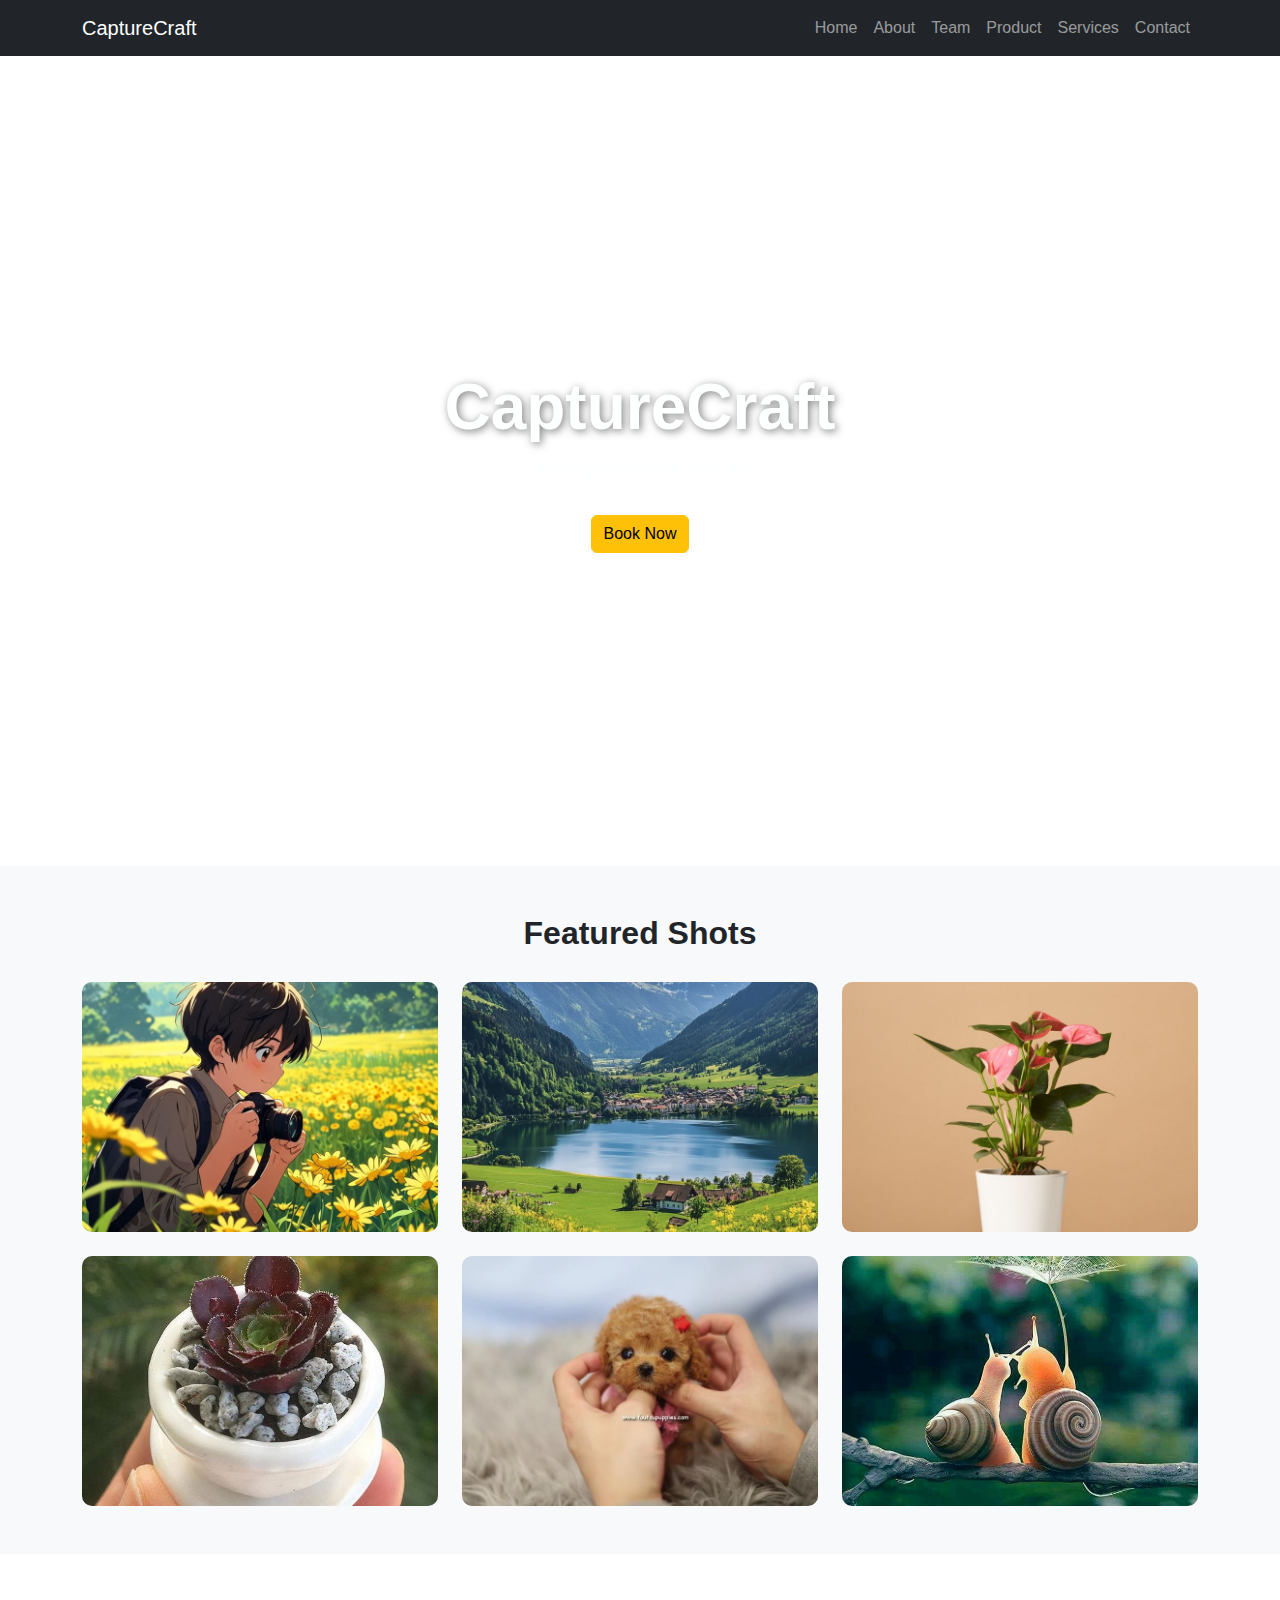
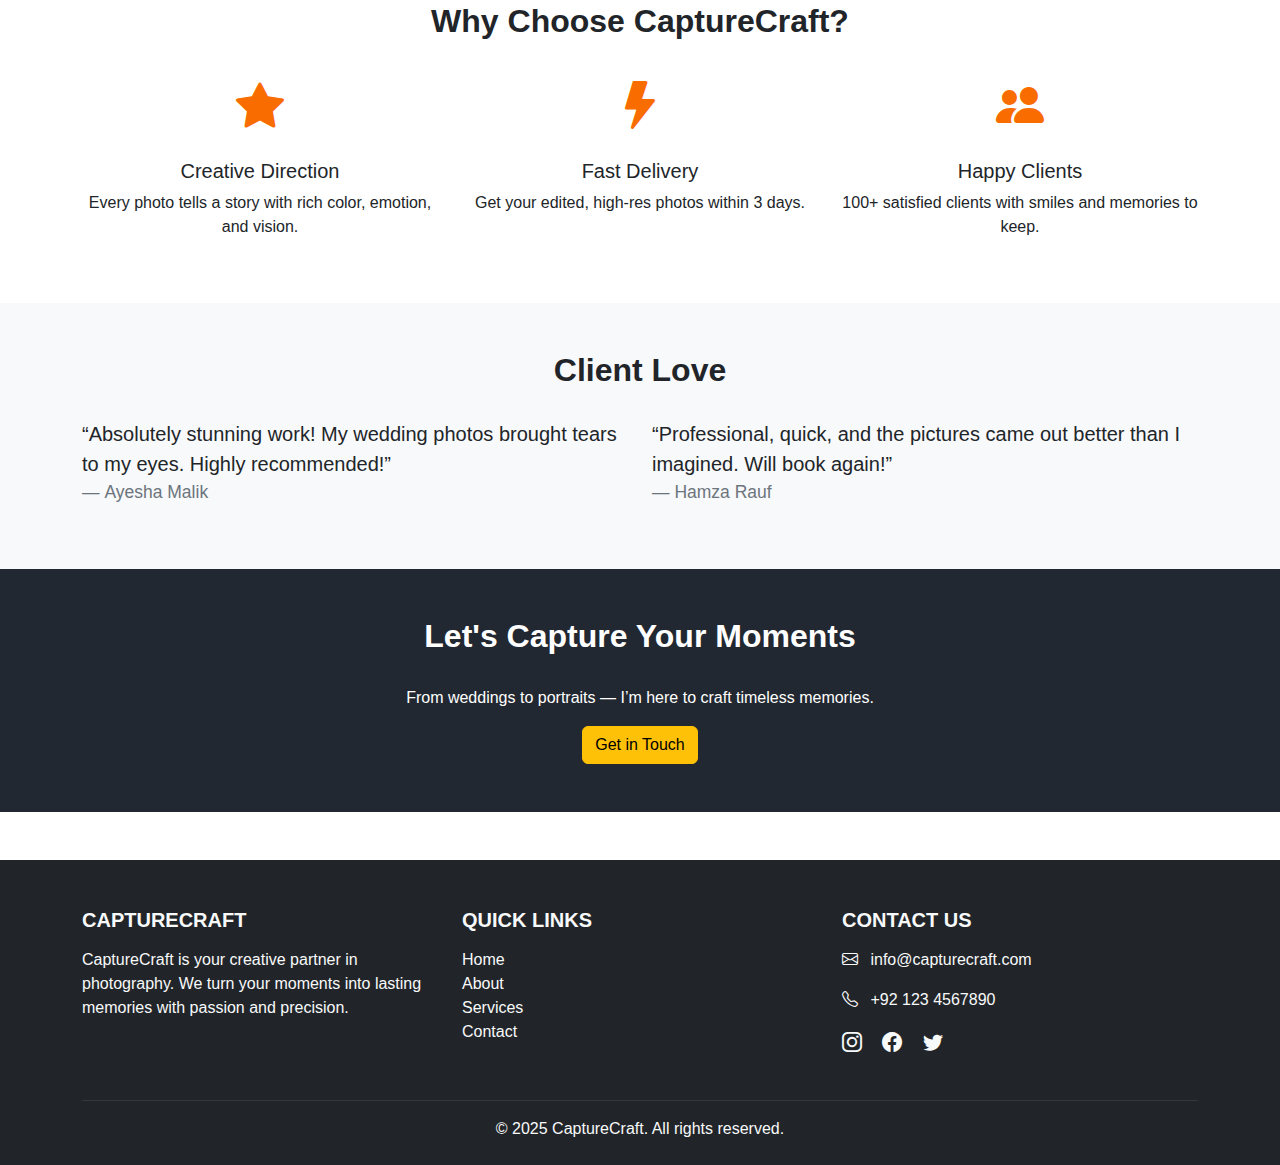
<file: index.html>
<!DOCTYPE html>
<html lang="en">
<head>
  <meta charset="UTF-8" />
  <meta name="viewport" content="width=device-width, initial-scale=1.0" />
  <title>CaptureCraft | Home</title>
  <link href="https://cdn.jsdelivr.net/npm/bootstrap@5.3.3/dist/css/bootstrap.min.css" rel="stylesheet" />
  <link href="https://cdn.jsdelivr.net/npm/bootstrap-icons@1.10.5/font/bootstrap-icons.css" rel="stylesheet" />
  
</head>
<body>
  <link rel="stylesheet" href="style.css">

<!-- Header -->
  <nav class="navbar navbar-expand-lg navbar-dark bg-dark">
    <div class="container">
      <a class="navbar-brand" href="index.html">CaptureCraft</a>
      <button class="navbar-toggler" type="button" data-bs-toggle="collapse" data-bs-target="#navbarNav">
        <span class="navbar-toggler-icon"></span>
      </button>
      <div class="collapse navbar-collapse" id="navbarNav">
        <ul class="navbar-nav ms-auto">
          <li class="nav-item"><a class="nav-link" href="index.html">Home</a></li>
          <li class="nav-item"><a class="nav-link" href="about.html">About</a></li>
          <li class="nav-item"><a class="nav-link" href="team.html">Team</a></li>
          <li class="nav-item"><a class="nav-link" href="product.html">Product</a></li>
          <li class="nav-item"><a class="nav-link" href="services.html">Services</a></li>
          <li class="nav-item"><a class="nav-link" href="contact.html">Contact</a></li>
        </ul>
      </div>
    </div>
  </nav>


<!-- Hero Section -->
<section class="hero">
  <div class="container">
    <h1>CaptureCraft</h1>
    <p class="lead">Turning Moments into Art</p>
    <a href="contact.html" class="btn btn-warning mt-3">Book Now</a>
  </div>
</section>

<!-- Gallery Section -->
<section class="py-5 bg-light">
  <div class="container">
    <h2 class="section-title text-center">Featured Shots</h2>
    <div class="row g-4">
      <div class="col-md-4"><img src="images/ali.jpg" class="gallery-img" alt="Shot 1"></div>
      <div class="col-md-4"><img src="images/nature.jpg" class="gallery-img" alt="Shot 2"></div>
      <div class="col-md-4"><img src="images/flower.jpeg" class="gallery-img" alt="Shot 3"></div>
      <div class="col-md-4"><img src="images/cute.jpeg" class="gallery-img" alt="Shot 4"></div>
      <div class="col-md-4"><img src="images/dogi.jpeg" class="gallery-img" alt="Shot 5"></div>
      <div class="col-md-4"><img src="images/amazing.jpeg" class="gallery-img" alt="Shot 6"></div>
    </div>
  </div>
</section>

<!-- Unique Selling Points -->
<section class="py-5">
  <div class="container">
    <h2 class="section-title text-center">Why Choose CaptureCraft?</h2>
    <div class="row text-center">
      <div class="col-md-4">
        <i class="bi bi-star-fill card-icon"></i>
        <h5 class="mt-3">Creative Direction</h5>
        <p>Every photo tells a story with rich color, emotion, and vision.</p>
      </div>
      <div class="col-md-4">
        <i class="bi bi-lightning-fill card-icon"></i>
        <h5 class="mt-3">Fast Delivery</h5>
        <p>Get your edited, high-res photos within 3 days.</p>
      </div>
      <div class="col-md-4">
        <i class="bi bi-people-fill card-icon"></i>
        <h5 class="mt-3">Happy Clients</h5>
        <p>100+ satisfied clients with smiles and memories to keep.</p>
      </div>
    </div>
  </div>
</section>

<!-- Testimonials -->
<section class="py-5 bg-light">
  <div class="container">
    <h2 class="section-title text-center">Client Love</h2>
    <div class="row">
      <div class="col-md-6">
        <blockquote class="blockquote">
          <p>“Absolutely stunning work! My wedding photos brought tears to my eyes. Highly recommended!”</p>
          <footer class="blockquote-footer">Ayesha Malik</footer>
        </blockquote>
      </div>
      <div class="col-md-6">
        <blockquote class="blockquote">
          <p>“Professional, quick, and the pictures came out better than I imagined. Will book again!”</p>
          <footer class="blockquote-footer">Hamza Rauf</footer>
        </blockquote>
      </div>
    </div>
  </div>
</section>

<!-- Contact CTA -->
<section class="py-5 text-white" style="background-color: #222831;">
  <div class="container text-center">
    <h2 class="section-title text-white">Let's Capture Your Moments</h2>
    <p>From weddings to portraits — I’m here to craft timeless memories.</p>
    <a href="contact.html" class="btn btn-warning">Get in Touch</a>
  </div>
</section>

<!-- Footer -->
<footer class="bg-dark text-light pt-5 pb-4 mt-5">
  <div class="container">
    <div class="row">

      <!-- About -->
      <div class="col-md-4 mb-4">
        <h5 class="text-uppercase fw-bold mb-3">CaptureCraft</h5>
        <p>CaptureCraft is your creative partner in photography. We turn your moments into lasting memories with passion and precision.</p>
      </div>

      <!-- Quick Links -->
      <div class="col-md-4 mb-4">
        <h5 class="text-uppercase fw-bold mb-3">Quick Links</h5>
        <ul class="list-unstyled">
          <li><a href="index.html" class="text-light text-decoration-none">Home</a></li>
          <li><a href="about.html" class="text-light text-decoration-none">About</a></li>
          <li><a href="services.html" class="text-light text-decoration-none">Services</a></li>
          <li><a href="contact.html" class="text-light text-decoration-none">Contact</a></li>
        </ul>
      </div>

      <!-- Contact + Social -->
      <div class="col-md-4 mb-4">
        <h5 class="text-uppercase fw-bold mb-3">Contact Us</h5>
        <p><i class="bi bi-envelope me-2"></i> info@capturecraft.com</p>
        <p><i class="bi bi-telephone me-2"></i> +92 123 4567890</p>
        <div class="mt-3">
          <a href="#" class="text-light me-3 fs-5"><i class="bi bi-instagram"></i></a>
          <a href="#" class="text-light me-3 fs-5"><i class="bi bi-facebook"></i></a>
          <a href="#" class="text-light fs-5"><i class="bi bi-twitter"></i></a>
        </div>
      </div>

    </div>

    <hr class="border-secondary">
    <p class="text-center mb-0">© 2025 CaptureCraft. All rights reserved.</p>
  </div>
</footer>

</body>
</html>
</file>
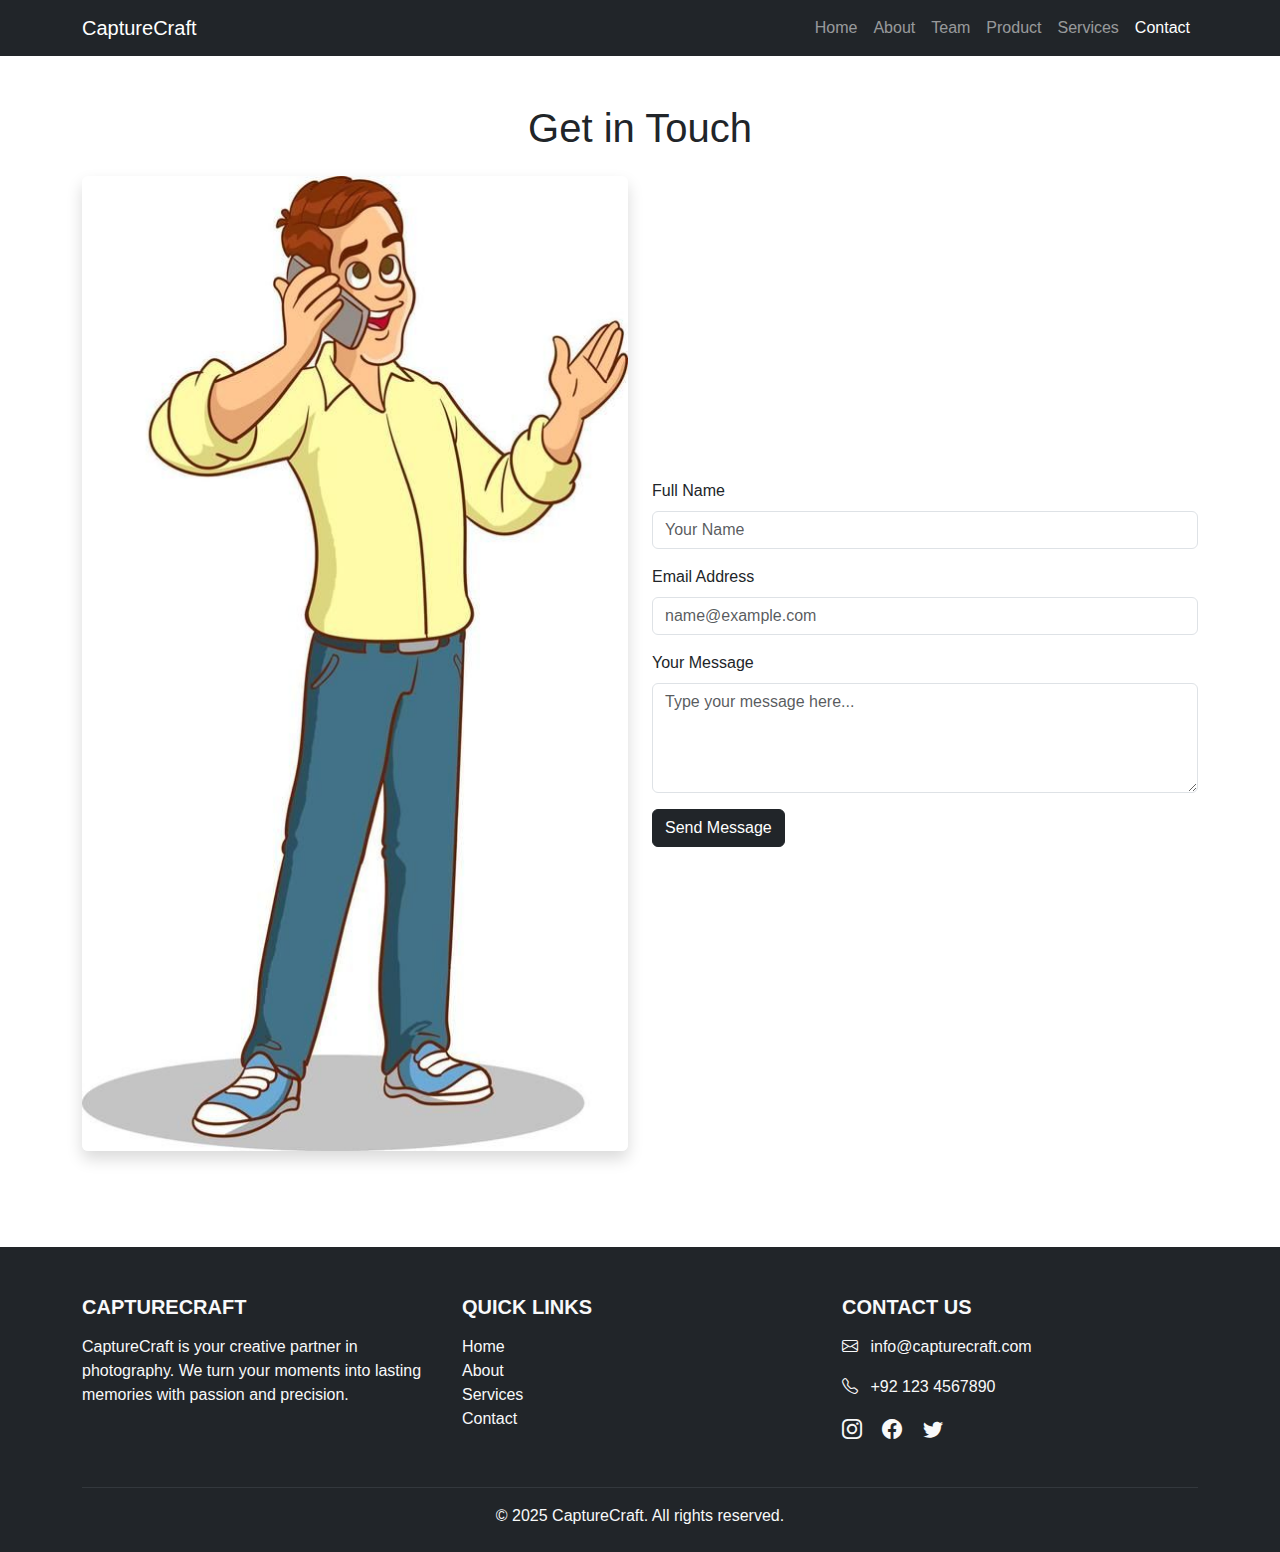
<file: contact.html>
<!DOCTYPE html>
<html lang="en">
<head>
  <meta charset="UTF-8" />
  <meta name="viewport" content="width=device-width, initial-scale=1.0"/>
  <title>Contact | CaptureCraft</title>
  <link href="https://cdn.jsdelivr.net/npm/bootstrap@5.3.3/dist/css/bootstrap.min.css" rel="stylesheet"/>
  <link href="https://cdn.jsdelivr.net/npm/bootstrap-icons@1.10.5/font/bootstrap-icons.css" rel="stylesheet"/>
  <link rel="stylesheet" href="style.css">
</head>
<body class="contact-page">

<!-- Navbar -->
<nav class="navbar navbar-expand-lg navbar-dark bg-dark">
  <div class="container">
    <a class="navbar-brand" href="index.html">CaptureCraft</a>
    <button class="navbar-toggler" type="button" data-bs-toggle="collapse" data-bs-target="#navbarNav">
      <span class="navbar-toggler-icon"></span>
    </button>
    <div class="collapse navbar-collapse" id="navbarNav">
      <ul class="navbar-nav ms-auto">
        <li class="nav-item"><a class="nav-link" href="index.html">Home</a></li>
        <li class="nav-item"><a class="nav-link" href="about.html">About</a></li>
        <li class="nav-item"><a class="nav-link" href="team.html">Team</a></li>
        <li class="nav-item"><a class="nav-link" href="product.html">Product</a></li>
        <li class="nav-item"><a class="nav-link" href="services.html">Services</a></li>
        <li class="nav-item"><a class="nav-link active" href="contact.html">Contact</a></li>
      </ul>
    </div>
  </div>
</nav>

<!-- Contact Section with Image -->
<section class="py-5">
  <div class="container">
    <h1 class="text-center mb-4">Get in Touch</h1>
    <div class="row align-items-center">
      <!-- Left Side Image -->
      <div class="col-md-6 mb-4 mb-md-0">
        <img src="images/man call.jpeg" alt="Contact us" class="img-fluid rounded shadow">
      </div>
      <!-- Contact Form -->
      <div class="col-md-6">
        <form>
          <div class="mb-3">
            <label for="name" class="form-label">Full Name</label>
            <input type="text" class="form-control" id="name" placeholder="Your Name">
          </div>
          <div class="mb-3">
            <label for="email" class="form-label">Email Address</label>
            <input type="email" class="form-control" id="email" placeholder="name@example.com">
          </div>
          <div class="mb-3">
            <label for="message" class="form-label">Your Message</label>
            <textarea class="form-control" id="message" rows="4" placeholder="Type your message here..."></textarea>
          </div>
          <button type="submit" class="btn btn-dark">Send Message</button>
        </form>
      </div>
    </div>
  </div>
</section>

<!-- Footer -->
<footer class="bg-dark text-light pt-5 pb-4 mt-5">
  <div class="container">
    <div class="row">

      <!-- About -->
      <div class="col-md-4 mb-4">
        <h5 class="text-uppercase fw-bold mb-3">CaptureCraft</h5>
        <p>CaptureCraft is your creative partner in photography. We turn your moments into lasting memories with passion and precision.</p>
      </div>

      <!-- Quick Links -->
      <div class="col-md-4 mb-4">
        <h5 class="text-uppercase fw-bold mb-3">Quick Links</h5>
        <ul class="list-unstyled">
          <li><a href="index.html" class="text-light text-decoration-none">Home</a></li>
          <li><a href="about.html" class="text-light text-decoration-none">About</a></li>
          <li><a href="services.html" class="text-light text-decoration-none">Services</a></li>
          <li><a href="contact.html" class="text-light text-decoration-none">Contact</a></li>
        </ul>
      </div>

      <!-- Contact + Social -->
      <div class="col-md-4 mb-4">
        <h5 class="text-uppercase fw-bold mb-3">Contact Us</h5>
        <p><i class="bi bi-envelope me-2"></i> info@capturecraft.com</p>
        <p><i class="bi bi-telephone me-2"></i> +92 123 4567890</p>
        <div class="mt-3">
          <a href="#" class="text-light me-3 fs-5"><i class="bi bi-instagram"></i></a>
          <a href="#" class="text-light me-3 fs-5"><i class="bi bi-facebook"></i></a>
          <a href="#" class="text-light fs-5"><i class="bi bi-twitter"></i></a>
        </div>
      </div>

    </div>

    <hr class="border-secondary">
    <p class="text-center mb-0">© 2025 CaptureCraft. All rights reserved.</p>
  </div>
</footer>

<!-- Bootstrap JS (optional for navbar toggle) -->
<script src="https://cdn.jsdelivr.net/npm/bootstrap@5.3.3/dist/js/bootstrap.bundle.min.js"></script>
</body>
</html>
</file>
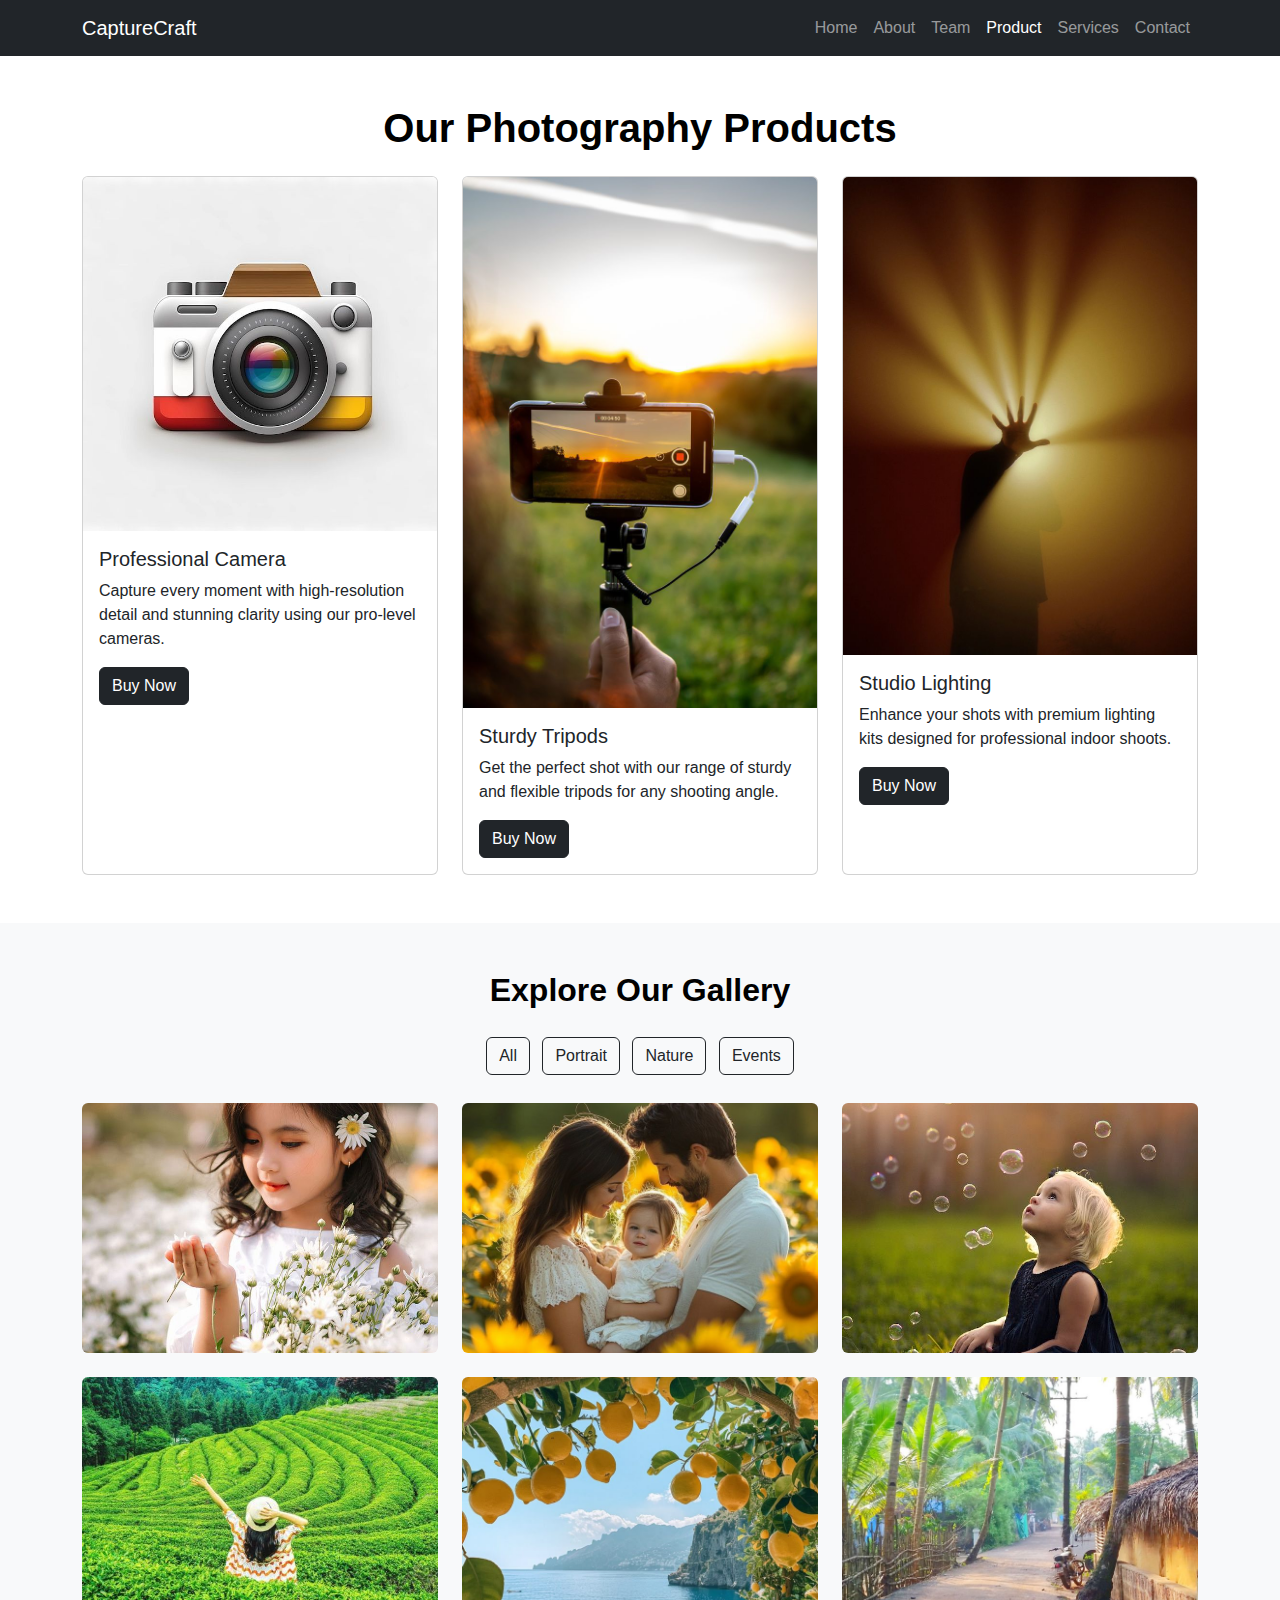
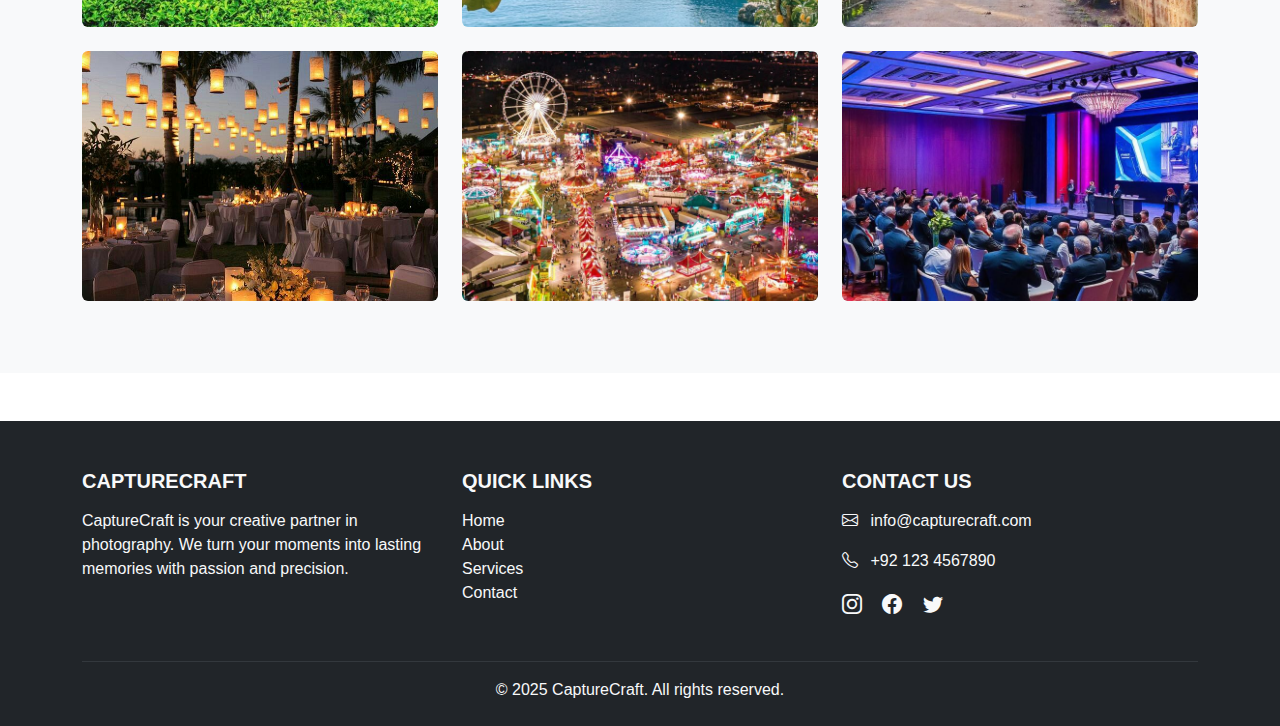
<file: product.html>
<!DOCTYPE html>
<html lang="en">
<head>
  <meta charset="UTF-8" />
  <meta name="viewport" content="width=device-width, initial-scale=1.0"/>
  <title>Product | CaptureCraft</title>
  <link href="https://cdn.jsdelivr.net/npm/bootstrap@5.3.3/dist/css/bootstrap.min.css" rel="stylesheet"/>
  <link href="https://cdn.jsdelivr.net/npm/bootstrap-icons@1.10.5/font/bootstrap-icons.css" rel="stylesheet"/>
  <link rel="stylesheet" href="style.css">
</head>
<body class="bg-white text-black">

  <!-- Header -->
  <nav class="navbar navbar-expand-lg navbar-dark bg-dark">
    <div class="container">
      <a class="navbar-brand" href="index.html">CaptureCraft</a>
      <button class="navbar-toggler" type="button" data-bs-toggle="collapse" data-bs-target="#navbarNav">
        <span class="navbar-toggler-icon"></span>
      </button>
      <div class="collapse navbar-collapse" id="navbarNav">
        <ul class="navbar-nav ms-auto">
          <li class="nav-item"><a class="nav-link" href="index.html">Home</a></li>
          <li class="nav-item"><a class="nav-link" href="about.html">About</a></li>
          <li class="nav-item"><a class="nav-link" href="team.html">Team</a></li>
          <li class="nav-item"><a class="nav-link active" href="product.html">Product</a></li>
          <li class="nav-item"><a class="nav-link" href="services.html">Services</a></li>
          <li class="nav-item"><a class="nav-link" href="contact.html">Contact</a></li>
        </ul>
      </div>
    </div>
  </nav>

  <!-- Product Section -->
  <section class="py-5">
    <div class="container">
      <h1 class="text-center fw-bold mb-4">Our Photography Products</h1>
      <div class="row g-4">

        <div class="col-md-4">
          <div class="card h-100">
            <img src="images/camera.jpeg" class="card-img-top" alt="Camera">
            <div class="card-body">
              <h5 class="card-title">Professional Camera</h5>
              <p class="card-text">Capture every moment with high-resolution detail and stunning clarity using our pro-level cameras.</p>
              <a href="#" class="btn btn-dark">Buy Now</a>
            </div>
          </div>
        </div>

        <div class="col-md-4">
          <div class="card h-100">
            <img src="images/tripod.jpeg" class="card-img-top" alt="Tripod">
            <div class="card-body">
              <h5 class="card-title">Sturdy Tripods</h5>
              <p class="card-text">Get the perfect shot with our range of sturdy and flexible tripods for any shooting angle.</p>
              <a href="#" class="btn btn-dark">Buy Now</a>
            </div>
          </div>
        </div>

        <div class="col-md-4">
          <div class="card h-100">
            <img src="images/lighting.jpeg" class="card-img-top" alt="Lighting">
            <div class="card-body">
              <h5 class="card-title">Studio Lighting</h5>
              <p class="card-text">Enhance your shots with premium lighting kits designed for professional indoor shoots.</p>
              <a href="#" class="btn btn-dark">Buy Now</a>
            </div>
          </div>
        </div>

      </div>
    </div>
  </section>

  <!-- Gallery Section -->
<section class="py-5 bg-light">
  <div class="container text-center">
    <h2 class="fw-bold mb-4">Explore Our Gallery</h2>

    <!-- Filter Buttons -->
    <div class="mb-4">
      <button class="btn btn-outline-dark m-1 filter-btn" data-filter="all">All</button>
      <button class="btn btn-outline-dark m-1 filter-btn" data-filter="portrait">Portrait</button>
      <button class="btn btn-outline-dark m-1 filter-btn" data-filter="nature">Nature</button>
      <button class="btn btn-outline-dark m-1 filter-btn" data-filter="events">Events</button>
    </div>

    <!-- Gallery Images -->
    <div class="row" id="product-gallery">
      <div class="col-md-4 mb-4 gallery-item portrait">
        <img src="images/p5.jpeg" class="img-fluid rounded" alt="Portrait 1">
      </div>
      <div class="col-md-4 mb-4 gallery-item portrait">
        <img src="images/p6.jpeg" class="img-fluid rounded" alt="Portrait 2">
      </div>
      <div class="col-md-4 mb-4 gallery-item portrait">
        <img src="images/p7.jpeg" class="img-fluid rounded" alt="Portrait 3">
      </div>
      <div class="col-md-4 mb-4 gallery-item nature">
        <img src="images/ns.jpeg" class="img-fluid rounded" alt="Nature 1">
      </div>
      <div class="col-md-4 mb-4 gallery-item nature">
        <img src="images/n6.jpeg" class="img-fluid rounded" alt="Nature 2">
      </div>
      <div class="col-md-4 mb-4 gallery-item nature">
        <img src="images/n7.jpeg" class="img-fluid rounded" alt="Nature 3">
      </div>
      <div class="col-md-4 mb-4 gallery-item events">
        <img src="images/e1.jpeg" class="img-fluid rounded" alt="Event 1">
      </div>
      <div class="col-md-4 mb-4 gallery-item events">
        <img src="images/e2.jpeg" class="img-fluid rounded" alt="Event 2">
      </div>
      <div class="col-md-4 mb-4 gallery-item events">
        <img src="images/e3.jpeg" class="img-fluid rounded" alt="Event 3">
      </div>
    </div>
  </div>
</section>


  <!-- Footer -->
 <footer class="bg-dark text-light pt-5 pb-4 mt-5">
  <div class="container">
    <div class="row">

      <!-- About -->
      <div class="col-md-4 mb-4">
        <h5 class="text-uppercase fw-bold mb-3">CaptureCraft</h5>
        <p>CaptureCraft is your creative partner in photography. We turn your moments into lasting memories with passion and precision.</p>
      </div>

      <!-- Quick Links -->
      <div class="col-md-4 mb-4">
        <h5 class="text-uppercase fw-bold mb-3">Quick Links</h5>
        <ul class="list-unstyled">
          <li><a href="index.html" class="text-light text-decoration-none">Home</a></li>
          <li><a href="about.html" class="text-light text-decoration-none">About</a></li>
          <li><a href="services.html" class="text-light text-decoration-none">Services</a></li>
          <li><a href="contact.html" class="text-light text-decoration-none">Contact</a></li>
        </ul>
      </div>

      <!-- Contact + Social -->
      <div class="col-md-4 mb-4">
        <h5 class="text-uppercase fw-bold mb-3">Contact Us</h5>
        <p><i class="bi bi-envelope me-2"></i> info@capturecraft.com</p>
        <p><i class="bi bi-telephone me-2"></i> +92 123 4567890</p>
        <div class="mt-3">
          <a href="#" class="text-light me-3 fs-5"><i class="bi bi-instagram"></i></a>
          <a href="#" class="text-light me-3 fs-5"><i class="bi bi-facebook"></i></a>
          <a href="#" class="text-light fs-5"><i class="bi bi-twitter"></i></a>
        </div>
      </div>

    </div>

    <hr class="border-secondary">
    <p class="text-center mb-0">© 2025 CaptureCraft. All rights reserved.</p>
  </div>
</footer>


  <script src="filter.js"></script>
  <script src="gallary.js"></script>
</body>
</html>
</file>
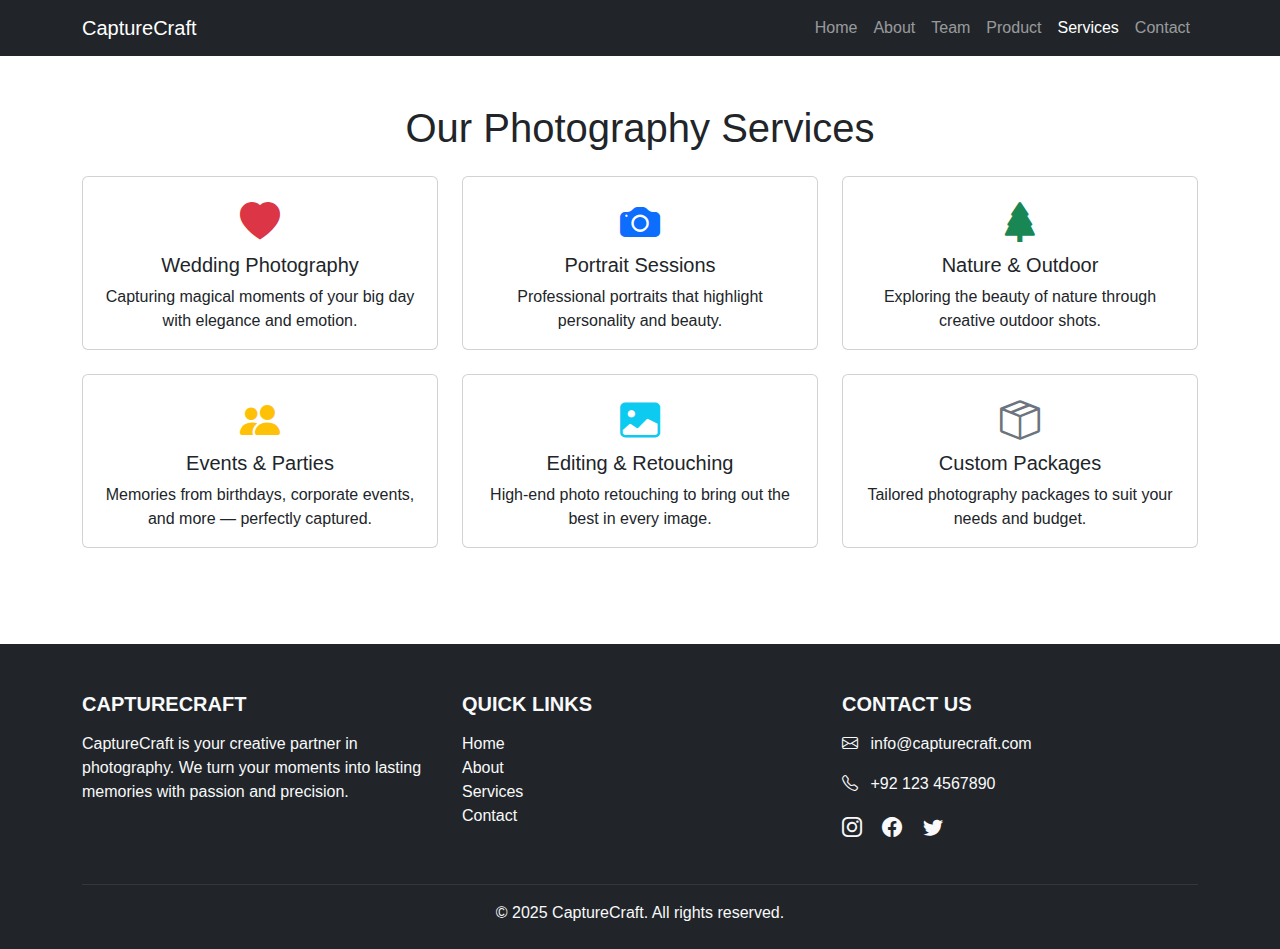
<file: services.html>
<!DOCTYPE html>
<html lang="en">
<head>
  <meta charset="UTF-8" />
  <meta name="viewport" content="width=device-width, initial-scale=1.0"/>
  <title>Services | PixelPerfect</title>
  <link href="https://cdn.jsdelivr.net/npm/bootstrap@5.3.3/dist/css/bootstrap.min.css" rel="stylesheet"/>
  <link href="https://cdn.jsdelivr.net/npm/bootstrap-icons@1.10.5/font/bootstrap-icons.css" rel="stylesheet"/>
</head>
<body class="services-page">
    <link rel="stylesheet" href="style.css">
  <!-- Navbar -->
  <nav class="navbar navbar-expand-lg navbar-dark bg-dark">
    <div class="container">
      <a class="navbar-brand" href="index.html">CaptureCraft</a>
      <button class="navbar-toggler" type="button" data-bs-toggle="collapse" data-bs-target="#navbarNav">
        <span class="navbar-toggler-icon"></span>
      </button>
      <div class="collapse navbar-collapse" id="navbarNav">
        <ul class="navbar-nav ms-auto">
          <li class="nav-item"><a class="nav-link" href="index.html">Home</a></li>
          <li class="nav-item"><a class="nav-link" href="about.html">About</a></li>
          <li class="nav-item"><a class="nav-link" href="team.html">Team</a></li>
          <li class="nav-item"><a class="nav-link" href="product.html">Product</a></li>
          <li class="nav-item"><a class="nav-link active" href="services.html">Services</a></li>
          <li class="nav-item"><a class="nav-link" href="contact.html">Contact</a></li>
        </ul>
      </div>
    </div>
  </nav>

  <!-- Services Section -->
  <section class="py-5">
    <div class="container">
      <h1 class="text-center mb-4">Our Photography Services</h1>
      <div class="row g-4">
        <div class="col-md-4">
          <div class="card h-100 text-center">
            <div class="card-body">
              <i class="bi bi-heart-fill fs-1 text-danger mb-3"></i>
              <h5 class="card-title">Wedding Photography</h5>
              <p class="card-text">Capturing magical moments of your big day with elegance and emotion.</p>
            </div>
          </div>
        </div>
        <div class="col-md-4">
          <div class="card h-100 text-center">
            <div class="card-body">
              <i class="bi bi-camera-fill fs-1 text-primary mb-3"></i>
              <h5 class="card-title">Portrait Sessions</h5>
              <p class="card-text">Professional portraits that highlight personality and beauty.</p>
            </div>
          </div>
        </div>
        <div class="col-md-4">
          <div class="card h-100 text-center">
            <div class="card-body">
              <i class="bi bi-tree-fill fs-1 text-success mb-3"></i>
              <h5 class="card-title">Nature & Outdoor</h5>
              <p class="card-text">Exploring the beauty of nature through creative outdoor shots.</p>
            </div>
          </div>
        </div>
        <div class="col-md-4">
          <div class="card h-100 text-center">
            <div class="card-body">
              <i class="bi bi-people-fill fs-1 text-warning mb-3"></i>
              <h5 class="card-title">Events & Parties</h5>
              <p class="card-text">Memories from birthdays, corporate events, and more — perfectly captured.</p>
            </div>
          </div>
        </div>
        <div class="col-md-4">
          <div class="card h-100 text-center">
            <div class="card-body">
              <i class="bi bi-image-fill fs-1 text-info mb-3"></i>
              <h5 class="card-title">Editing & Retouching</h5>
              <p class="card-text">High-end photo retouching to bring out the best in every image.</p>
            </div>
          </div>
        </div>
        <div class="col-md-4">
          <div class="card h-100 text-center">
            <div class="card-body">
              <i class="bi bi-box-seam fs-1 text-secondary mb-3"></i>
              <h5 class="card-title">Custom Packages</h5>
              <p class="card-text">Tailored photography packages to suit your needs and budget.</p>
            </div>
          </div>
        </div>
      </div>
    </div>
  </section>

<!-- Footer -->
<footer class="bg-dark text-light pt-5 pb-4 mt-5">
  <div class="container">
    <div class="row">

      <!-- About -->
      <div class="col-md-4 mb-4">
        <h5 class="text-uppercase fw-bold mb-3">CaptureCraft</h5>
        <p>CaptureCraft is your creative partner in photography. We turn your moments into lasting memories with passion and precision.</p>
      </div>

      <!-- Quick Links -->
      <div class="col-md-4 mb-4">
        <h5 class="text-uppercase fw-bold mb-3">Quick Links</h5>
        <ul class="list-unstyled">
          <li><a href="index.html" class="text-light text-decoration-none">Home</a></li>
          <li><a href="about.html" class="text-light text-decoration-none">About</a></li>
          <li><a href="services.html" class="text-light text-decoration-none">Services</a></li>
          <li><a href="contact.html" class="text-light text-decoration-none">Contact</a></li>
        </ul>
      </div>

      <!-- Contact + Social -->
      <div class="col-md-4 mb-4">
        <h5 class="text-uppercase fw-bold mb-3">Contact Us</h5>
        <p><i class="bi bi-envelope me-2"></i> info@capturecraft.com</p>
        <p><i class="bi bi-telephone me-2"></i> +92 123 4567890</p>
        <div class="mt-3">
          <a href="#" class="text-light me-3 fs-5"><i class="bi bi-instagram"></i></a>
          <a href="#" class="text-light me-3 fs-5"><i class="bi bi-facebook"></i></a>
          <a href="#" class="text-light fs-5"><i class="bi bi-twitter"></i></a>
        </div>
      </div>

    </div>

    <hr class="border-secondary">
    <p class="text-center mb-0">© 2025 CaptureCraft. All rights reserved.</p>
  </div>
</footer>
</body>
</html>
</file>
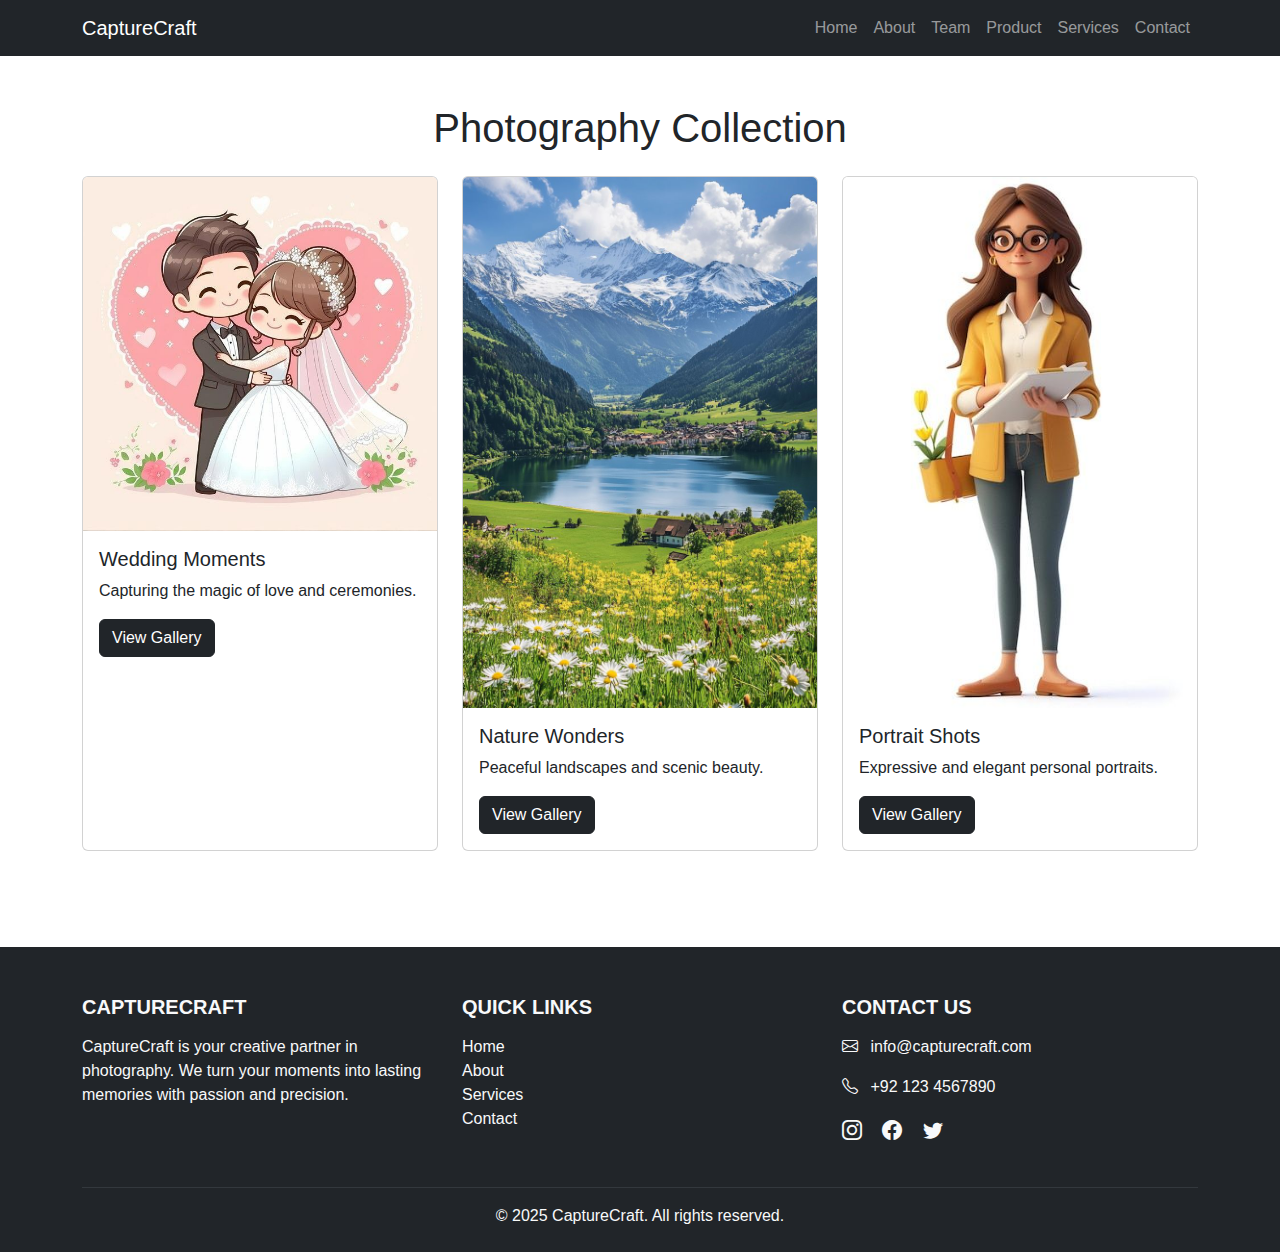
<file: team.html>
<!DOCTYPE html>
<html lang="en">
<head>
  <meta charset="UTF-8" />
  <meta name="viewport" content="width=device-width, initial-scale=1.0"/>
  <title>Team | CaptureCraft</title>
  <link href="https://cdn.jsdelivr.net/npm/bootstrap@5.3.3/dist/css/bootstrap.min.css" rel="stylesheet"/>
  <link href="https://cdn.jsdelivr.net/npm/bootstrap-icons@1.10.5/font/bootstrap-icons.css" rel="stylesheet"/>
  <link rel="stylesheet" href="style.css" />
</head>
<body class="product-page">

<!-- Header -->
  <nav class="navbar navbar-expand-lg navbar-dark bg-dark">
    <div class="container">
      <a class="navbar-brand" href="team.html">CaptureCraft</a>
      <button class="navbar-toggler" type="button" data-bs-toggle="collapse" data-bs-target="#navbarNav">
        <span class="navbar-toggler-icon"></span>
      </button>
      <div class="collapse navbar-collapse" id="navbarNav">
        <ul class="navbar-nav ms-auto">
          <li class="nav-item"><a class="nav-link" href="index.html">Home</a></li>
          <li class="nav-item"><a class="nav-link" href="about.html">About</a></li>
          <li class="nav-item"><a class="nav-link" href="team.html">Team</a></li>
          <li class="nav-item"><a class="nav-link" href="product.html">Product</a></li>
          <li class="nav-item"><a class="nav-link" href="services.html">Services</a></li>
          <li class="nav-item"><a class="nav-link" href="contact.html">Contact</a></li>
        </ul>
      </div>
    </div>
  </nav>

<!-- Product Section -->
<section class="py-5">
  <div class="container">
    <h1 class="text-center mb-4">Photography Collection</h1>
    <div class="row g-4">
      
      <!-- Wedding Card -->
      <div class="col-md-4">
        <div class="card h-100">
          <img src="images/wedding.jpg" class="card-img-top" alt="Wedding">
          <div class="card-body">
            <h5 class="card-title">Wedding Moments</h5>
            <p class="card-text">Capturing the magic of love and ceremonies.</p>
            <button class="btn btn-dark" data-bs-toggle="modal" data-bs-target="#galleryWedding">View Gallery</button>
          </div>
        </div>
      </div>

      <!-- Nature Card -->
      <div class="col-md-4">
        <div class="card h-100">
          <img src="images/nature.jpg" class="card-img-top" alt="Nature">
          <div class="card-body">
            <h5 class="card-title">Nature Wonders</h5>
            <p class="card-text">Peaceful landscapes and scenic beauty.</p>
            <button class="btn btn-dark" data-bs-toggle="modal" data-bs-target="#galleryNature">View Gallery</button>
          </div>
        </div>
      </div>

      <!-- Portrait Card -->
      <div class="col-md-4">
        <div class="card h-100">
          <img src="images/portrait.jpg" class="card-img-top" alt="Portrait">
          <div class="card-body">
            <h5 class="card-title">Portrait Shots</h5>
            <p class="card-text">Expressive and elegant personal portraits.</p>
            <button class="btn btn-dark" data-bs-toggle="modal" data-bs-target="#galleryPortrait">View Gallery</button>
          </div>
        </div>
      </div>

    </div>
  </div>
</section>

<!-- Gallery Modals -->
<!-- Wedding Modal -->
<div class="modal fade" id="galleryWedding" tabindex="-1" aria-labelledby="galleryWeddingLabel" aria-hidden="true">
  <div class="modal-dialog modal-lg modal-dialog-centered">
    <div class="modal-content bg-dark text-white">
      <div class="modal-header border-0">
        <h5 class="modal-title">Wedding Gallery</h5>
        <button type="button" class="btn-close btn-close-white" data-bs-dismiss="modal"></button>
      </div>
      <div class="modal-body">
        <div class="row g-3">
          <div class="col-md-4"><img src="images/m1.jpeg" class="img-fluid rounded" alt="Pic 1"></div>
          <div class="col-md-4"><img src="images/m2.jpeg" class="img-fluid rounded" alt="Pic 2"></div>
          <div class="col-md-4"><img src="images/m3.jpeg" class="img-fluid rounded" alt="Pic 3"></div>
        </div>
      </div>
    </div>
  </div>
</div>

<!-- Nature Modal -->
<div class="modal fade" id="galleryNature" tabindex="-1" aria-labelledby="galleryNatureLabel" aria-hidden="true">
  <div class="modal-dialog modal-lg modal-dialog-centered">
    <div class="modal-content bg-dark text-white">
      <div class="modal-header border-0">
        <h5 class="modal-title">Nature Gallery</h5>
        <button type="button" class="btn-close btn-close-white" data-bs-dismiss="modal"></button>
      </div>
      <div class="modal-body">
        <div class="row g-3">
          <div class="col-md-4"><img src="images/n1.jpeg" class="img-fluid rounded" alt="Pic 1"></div>
          <div class="col-md-4"><img src="images/n3.jpeg" class="img-fluid rounded" alt="Pic 2"></div>
          <div class="col-md-4"><img src="images/n4.jpeg" class="img-fluid rounded" alt="Pic 3"></div>
        </div>
      </div>
    </div>
  </div>
</div>

<!-- Portrait Modal -->
<div class="modal fade" id="galleryPortrait" tabindex="-1" aria-labelledby="galleryPortraitLabel" aria-hidden="true">
  <div class="modal-dialog modal-lg modal-dialog-centered">
    <div class="modal-content bg-dark text-white">
      <div class="modal-header border-0">
        <h5 class="modal-title">Portrait Gallery</h5>
        <button type="button" class="btn-close btn-close-white" data-bs-dismiss="modal"></button>
      </div>
      <div class="modal-body">
        <div class="row g-3">
          <div class="col-md-4"><img src="images/n2.jpeg" class="img-fluid rounded" alt="Pic 1"></div>
          <div class="col-md-4"><img src="images/p1.jpeg" class="img-fluid rounded" alt="Pic 2"></div>
          <div class="col-md-4"><img src="images/p2.jpeg" class="img-fluid rounded" alt="Pic 3"></div>
        </div>
      </div>
    </div>
  </div>
</div>

<!-- Footer -->
<footer class="bg-dark text-light pt-5 pb-4 mt-5">
  <div class="container">
    <div class="row">
      <div class="col-md-4 mb-4">
        <h5 class="text-uppercase fw-bold mb-3">CaptureCraft</h5>
        <p>CaptureCraft is your creative partner in photography. We turn your moments into lasting memories with passion and precision.</p>
      </div>
      <div class="col-md-4 mb-4">
        <h5 class="text-uppercase fw-bold mb-3">Quick Links</h5>
        <ul class="list-unstyled">
          <li><a href="index.html" class="text-light text-decoration-none">Home</a></li>
          <li><a href="about.html" class="text-light text-decoration-none">About</a></li>
          <li><a href="services.html" class="text-light text-decoration-none">Services</a></li>
          <li><a href="contact.html" class="text-light text-decoration-none">Contact</a></li>
        </ul>
      </div>
      <div class="col-md-4 mb-4">
        <h5 class="text-uppercase fw-bold mb-3">Contact Us</h5>
        <p><i class="bi bi-envelope me-2"></i> info@capturecraft.com</p>
        <p><i class="bi bi-telephone me-2"></i> +92 123 4567890</p>
        <div class="mt-3">
          <a href="#" class="text-light me-3 fs-5"><i class="bi bi-instagram"></i></a>
          <a href="#" class="text-light me-3 fs-5"><i class="bi bi-facebook"></i></a>
          <a href="#" class="text-light fs-5"><i class="bi bi-twitter"></i></a>
        </div>
      </div>
    </div>
    <hr class="border-secondary">
    <p class="text-center mb-0">© 2025 CaptureCraft. All rights reserved.</p>
  </div>
</footer>

<script src="https://cdn.jsdelivr.net/npm/bootstrap@5.3.3/dist/js/bootstrap.bundle.min.js"></script>
</body>
</html>
</file>
<file: style.css>
body {
      font-family: 'Poppins', sans-serif;
    }
    .hero {
      background: url('https://images.unsplash.com/photo-1519125323398-675f0ddb6308') center/cover no-repeat;
      height: 90vh;
      color: #feffff;
      display: flex;
      align-items: center;
      justify-content: center;
      text-align: center;
    }
    .hero h1 {
      font-size: 4rem;
      font-weight: bold;
      text-shadow: 2px 2px 8px rgba(0,0,0,0.5);
    }
    .section-title {
      font-weight: 700;
      margin-bottom: 30px;
    }
    .gallery-img {
      width: 100%;
      height: 250px;
      object-fit: cover;
      border-radius: 10px;
    }
    .card-icon {
      font-size: 3rem;
      color: #f96d00;
    }
    .product-card {
  transition: transform 0.3s ease, box-shadow 0.3s ease;
}

.product-card:hover {
  transform: translateY(-7px);
  box-shadow: 0 12px 20px rgba(0, 0, 0, 0.15);
}
.view-gallery-btn {
  position: relative;
  display: inline-block;
  background-color: transparent;
  color: #fff;
  border: 2px solid #fff;
  padding: 8px 16px;
  text-transform: uppercase;
  font-weight: bold;
  overflow: hidden;
  z-index: 1;
  transition: all 0.4s ease;
}

.view-gallery-btn::before {
  content: "";
  position: absolute;
  left: 50%;
  transform: translateX(-50%) scaleY(0);
  top: 0;
  width: 100%;
  height: 100%;
  background: rgba(255, 255, 255, 0.2);
  z-index: -1;
  transition: transform 0.4s ease;
  transform-origin: top;
}

.view-gallery-btn:hover::before {
  transform: translateX(-50%) scaleY(1);
}

.view-gallery-btn:hover {
  color: #000;
  background-color: #fff;
  border-color: #fff;
}
.gallery-item {
  display: none;
  transition: all 0.3s ease-in-out;
}
/* Uniform size for gallery images */
.gallery-item img {
  width: 100%;
  height: 250px;
  object-fit: cover;
  border-radius: 8px;
}
</file>
